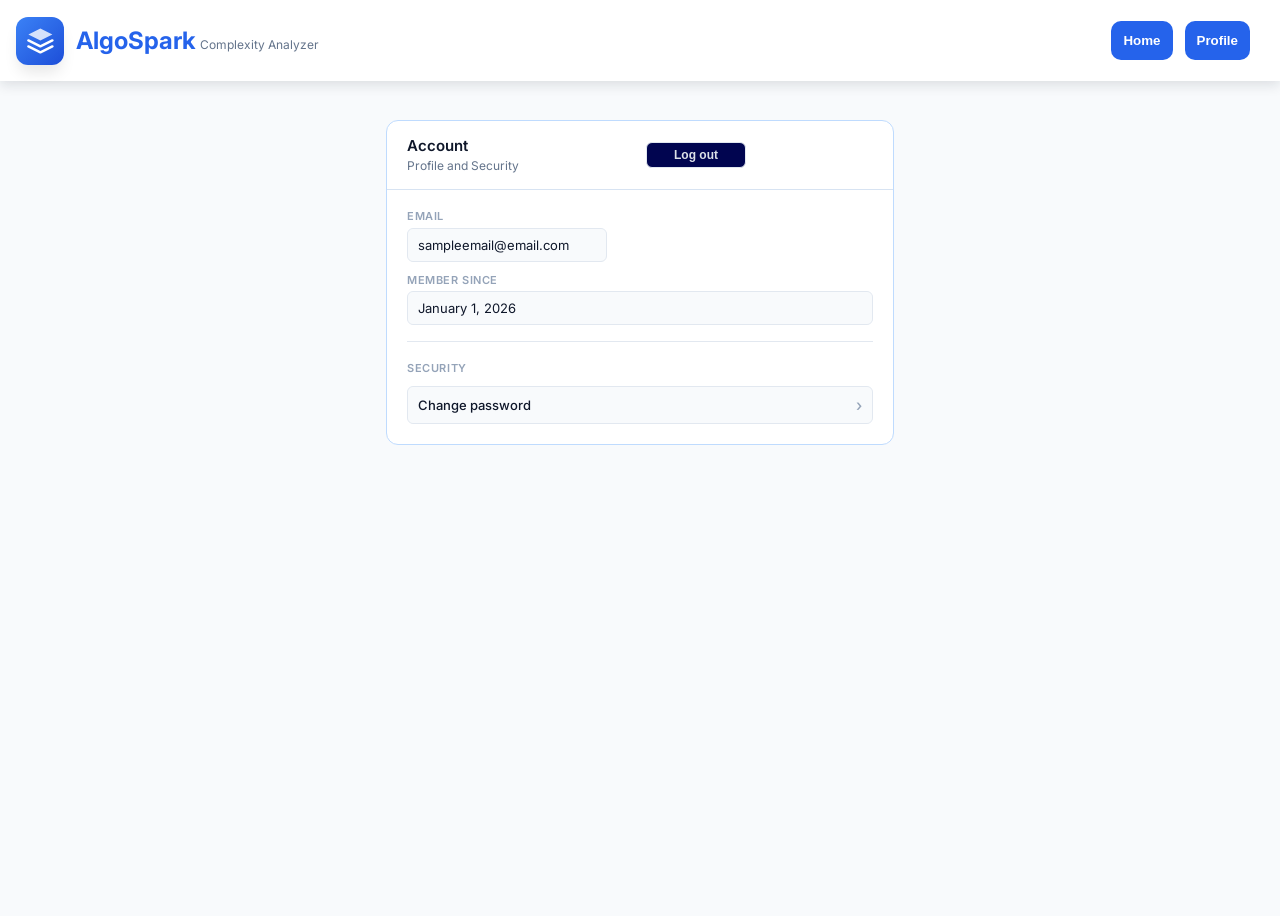
<file: app/account.html>
<!DOCTYPE html>
<html lang="en">

<head>
    <meta charset="UTF-8">
    <meta name="viewport" content="width=device-width, initial-scale=1.0">
    <link rel="stylesheet" href="assets/utilities.css">
    <link rel="stylesheet" href="assets/popups.css">
    <link rel="stylesheet" href="assets/profile.css">
    <link rel="stylesheet" href="assets/style.css">
    <link rel="stylesheet" href="assets/account-override.css">
    

    <title>Complexity Analyzer</title>
</head>

<body class="account-page">
    <div class="home-heading-card">
        <!-- <button class="home-heading-card" id="home-button">Home</button> -->
        <div class="logo-container logo-container-home">
            <div class="logo logo-home">
                <svg viewBox="0 0 24 24" fill="none" xmlns="http://www.w3.org/2000/svg">
                    <path d="M12 2L2 7L12 12L22 7L12 2Z" fill="currentColor" opacity="0.8" />
                    <path d="M2 17L12 22L22 17" stroke="currentColor" stroke-width="2" stroke-linecap="round"
                        stroke-linejoin="round" />
                    <path d="M2 12L12 17L22 12" stroke="currentColor" stroke-width="2" stroke-linecap="round"
                        stroke-linejoin="round" />
                </svg>
            </div>
            <div class="logo-text logo-text-home">
                <span class="logo-title">AlgoSpark</span>
                <span class="logo-subtitle">Complexity Analyzer</span>
            </div>
        </div>
        <div class="home-tab-card">
            <!-- <a href="admin.html" id="admin-nav" style="display: none;">Admin</a> -->
            <button id="home-button" class="header-tab">Home</button>
            <button id="profile-button" class="header-tab">Profile</button>
        </div>
    </div>

    <div class="default-card profile-card">

  <div class="profile-card-header">
    <div class="profile-card-header-text">
      <h2>Account</h2>
      <p>Profile and Security</p>
    </div>
    <!-- For admins, insert #admin-nav here before #logout -->
    <a href="admin.html" id="admin-nav" style="display: none;">Admin</a>
    <button id="logout">Log out</button>
  </div>

  <div class="profile-card-body">

    <div class="profile-field">
      <label>Email</label>
      <input id="email" readonly value="sampleemail@email.com">
    </div>

    <div class="profile-field">
      <label>Member since</label>
      <input id="date" readonly value="January 1, 2026">
    </div>

    <hr>

    <p class="profile-section-label">Security</p>

    <button id="change-pass">Change password</button>

    <div id="change-pass-form" style="display: none;">
      <input type="password" id="new-pass-0" placeholder="New password">
      <input type="password" id="new-pass-1" placeholder="Confirm new password">
      <input type="password" id="current-pass" placeholder="Current password">
      <div class="pass-form-actions">
        <button id="cancel-button">Cancel</button>
        <button id="submit-pass">Update password</button>
      </div>
    </div>

  </div>
</div>

    </div>

    <script type="module" src="js/account.js"></script>
</body>

</html>
</file>
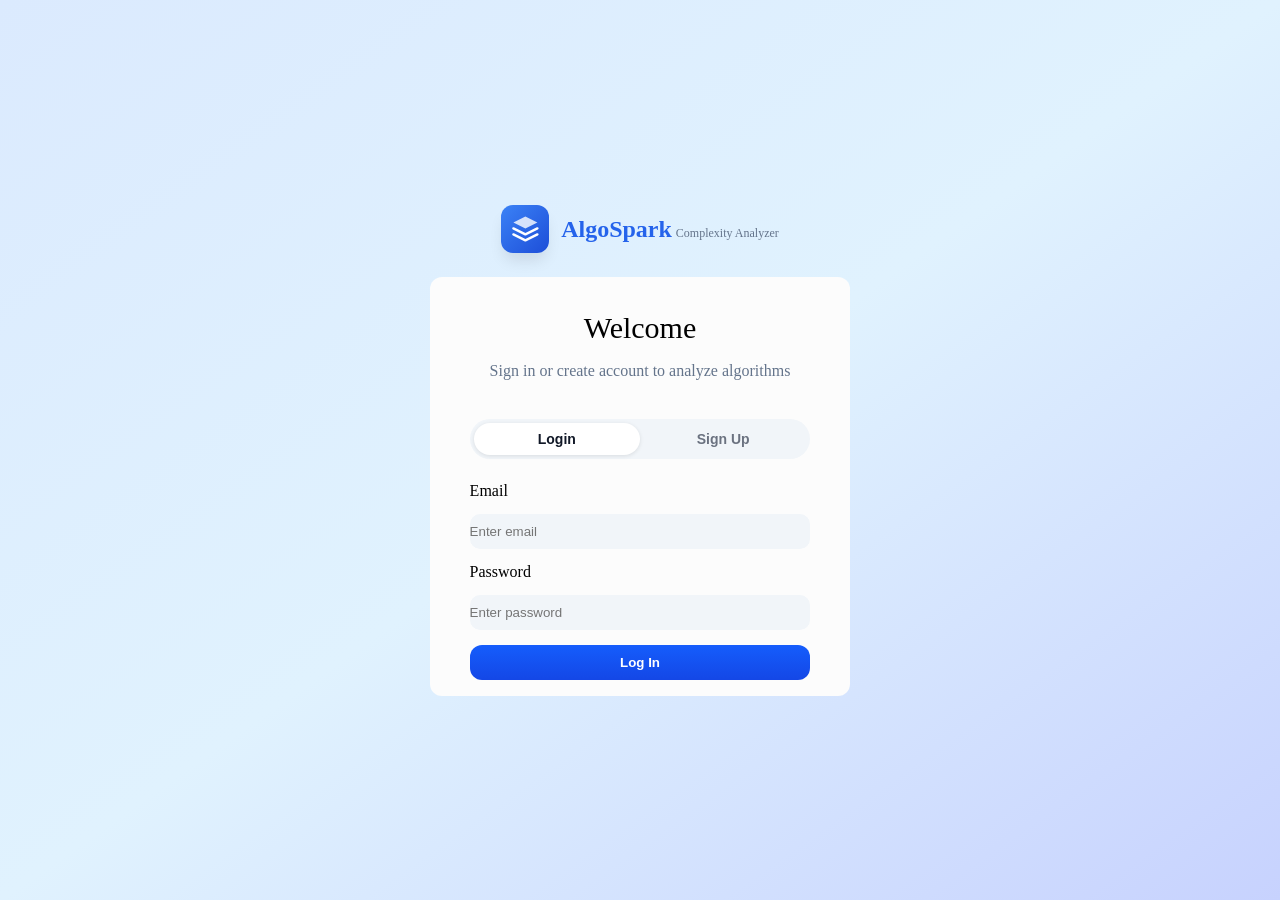
<file: app/auth.html>
<!DOCTYPE html>
<html lang="en">
<head>
    <meta charset="UTF-8">
    <meta name="viewport" content="width=device-width, initial-scale=1.0">
    <link rel="stylesheet" href="assets/utilities.css">
    <link rel="stylesheet" href="assets/style.css">
    <link rel="stylesheet" href="assets/reset.css">
    <link href="https://fonts.googleapis.com/icon?family=Material+Icons" rel="stylesheet">
    <link rel="stylesheet" href="assets/popups.css">
    <title>Complexity Analyzer</title>
</head>
<body>
    <div id="toast-container"></div>
    <!-- Logo -->
    <div class="logo-container">
        <div class="logo">
            <svg viewBox="0 0 24 24" fill="none" xmlns="http://www.w3.org/2000/svg">
                        <path d="M12 2L2 7L12 12L22 7L12 2Z" fill="currentColor" opacity="0.8"/>
                        <path d="M2 17L12 22L22 17" stroke="currentColor" stroke-width="2" stroke-linecap="round" stroke-linejoin="round"/>
                        <path d="M2 12L12 17L22 12" stroke="currentColor" stroke-width="2" stroke-linecap="round" stroke-linejoin="round"/>
                    </svg>
        </div>
        <div class="logo-text">
            <span class="logo-title">AlgoSpark</span>
            <span class="logo-subtitle">Complexity Analyzer</span>
        </div>
    </div>

    <!-- Signup Page -->
    <div id="form-card">
        <div class="title-header">
           <h1>Welcome</h1>
            <p>Sign in or create account to analyze algorithms</p>
       </div>

         <div class="auth-card">
            <div class="tab-group">
                <button class="tab active" id="gotoLogin">Login</button>
                <button class="tab" id="gotoSignup">Sign Up</button>
            </div>
        </div>
        
        <div id="signupForm"> 
        <div class="signup-content">
            <label>Email</label>
            <input type="text" id="signupEmail" placeholder="Enter email" required>
            <label>Password</label>
            <input type="password" id="signupPass0" placeholder="Enter Password" required>
            <label>Confirm Password</label>
            <input type="password" id="signupPass1" placeholder="Confirm Password" required>
            <button class="custom-buttons" id="sendCodeButton">Send Verification Code</button>
        </div>

        <!-- Verification Page -->
        <div id="verifyPanel" style="display: none;">
                <div class="verify-info">
                  <svg viewBox="0 0 24 24" fill="none" xmlns="http://www.w3.org/2000/svg">
                     <rect width="24" height="24" rx="4" fill="#eff6ff"/>
                    <path d="M4 8l8 5 8-5" stroke="#2563eb" stroke-width="1.5" stroke-linecap="round"/>
                    <rect x="4" y="6" width="16" height="12" rx="2" stroke="#2563eb" stroke-width="1.5"/>
                 </svg>
                 <span id="verifyEmailLabel">Verification code sent to you@example.com</span>
                </div>
                <label>Enter 6-digit Code</label>
                <input type="text" id="emailCode" placeholder="123456" maxlength="6" required>
                <button class="custom-buttons" id="signupButton">Verify & Create Account</button>
                <button class="custom-buttons" id="changeEmailButton">Change Email</button>
        </div>
    </div>

    <!-- Login Page -->
    <div id="loginForm">
        <div class="login-content">
        <label for="email">Email</label>
        <input type="text" id="loginEmail" placeholder="Enter email" required>
        <label for="password">Password</label>
        <input type="password" id="loginPass" placeholder="Enter password" required>
        <button class="custom-buttons" id="loginButton" type="submit">Log In</button> 
        </div>
       
    </div>
    </div>
    
    <script type="module" src="js/auth.js"></script>
</body>
</html>
</file>
<file: app/assets/utilities.css>
.custom-buttons {
    background: linear-gradient(#155DFC,#1447E6);
    color: #ffffff;
    border: none;
    outline: none;
    padding: 14px 16px;
    border-radius: 0.75rem;
    cursor: pointer;
    font-weight: bold;
    padding: 10px;
}

.custom-buttons:hover {
     background: linear-gradient(#2b7bff, #1a56ff)
}

.custom-buttons:active {
     transform: translateY(1px);
}

.hidden {
    display: none;
}

/* Toast */

#toast-container {
    position: fixed;
    top: 1rem;
    right: 1rem;
    z-index: 1000;
    display: flex;
    flex-direction: column;
    gap: 0.5rem;
}

.toast {
    background: white;
    position: relative;
    border-radius: 0.5rem;
    font-weight: 400;
    margin: 15px 0;
    padding: 1rem;
    box-shadow: 0 0 20px rgba(0, 0, 0, 0.3);
    display: flex;
    align-items: center;
    gap: 0 1rem;
    min-width: 300px;
    animation: slideIn 0.3s ease;
}

.toast-header {
    font-weight: bold;
    font-size: 1.5rem;
}

.toast-content {
    display: flex;
    flex-direction: column;
    gap: 10px;
}

.toast::after {
    content: '';
    position: absolute;
    bottom: 0;
    left: 0;
    width: 100%;
    height: 5px;
    background-color: green;
    animation: loading 5s linear forwards;
}

.toast-error::after {
    background-color: red;
}

.toast-warning::after {
    background-color: orange;
}

@keyframes loading {
    100% {
        width: 0;
    }
}

@keyframes slideIn {
    from {
        transform: translateX(100%);
        opacity: 0;
    }
    to {
        transform: translateX(0);
        opacity: 1;
    }
}


.toast .material-icons {
    font-size: 3rem;
}

.icon-success {
    color: green;
}

.icon-error {
    color: red;
}

.icon-warning {
    color: orange;
}

/* Slider  */

.size-input-group {
    display: flex;
    align-items: center;
    gap: 12px;
    width: 100%;
}

#sizeSlider {
    flex: 1;
    min-width: 0;
    accent-color: #2563eb;
    cursor: pointer;
}

#size {
    width: 90px;
    flex-shrink: 0;
    padding: 14px 16px; /* keep your existing padding */
    text-align: center;
}

/* Pop Up  */


.popup-actions {
    display: flex;
    justify-content: center;
    gap: 12px;
}

.popup-confirm {
    padding: 10px 28px;
    border: none;
    border-radius: 8px;
    background: #2563eb;
    color: #ffffff;
    font-size: 0.88rem;
    font-weight: 600;
    cursor: pointer;
    transition: background 0.15s ease;
}

.popup-confirm:hover {
    background: #1d4ed8;
}

.popup-cancel {
    padding: 10px 28px;
    border: 1px solid #e2e8f0;
    border-radius: 8px;
    background: #ffffff;
    color: #374151;
    font-size: 0.88rem;
    font-weight: 500;
    cursor: pointer;
    transition: background 0.15s ease;
}

.popup-cancel:hover {
    background: #f1f5f9;
}
</file>
<file: app/assets/popups.css>
template {
    display: contents;
}

.popup-container {
    position: fixed;
    top: 50%;
    left: 50%;
    transform: translate(-50%, -50%);
    min-width: 280px;
    max-width: 90vw;
    max-height: 90vh;
    padding: 24px 32px;
    background: #fff;
    border-radius: 12px;
    box-shadow: 0 8px 32px rgba(0, 0, 0, 0.15);
    font-family: system-ui, -apple-system, sans-serif;
    font-size: 15px;
    line-height: 1.5;
    color: #333;
    z-index: 9999;
    overflow: auto;
    word-wrap: break-word;
    overflow-wrap: break-word;
    text-align: center;
}

.popup-title {
    margin: 0 0 16px;
    font-size: 18px;
    font-weight: 600;
    color: #222;
}

.popup-content {
    margin: 0;
    display: block;
}

.popup-confirm {
    display: inline-block;
    padding: 10px 32px;
    margin-top: 20px;
    background: #0078d4;
    border: none;
    border-radius: 6px;
    font-size: 14px;
    font-weight: 500;
    color: #fff;
    cursor: pointer;
    transition: background 0.2s ease;
}

.popup-confirm:hover {
    background: #106ebe;
}

.popup-confirm:active {
    background: #005a9e;
}
</file>
<file: app/assets/profile.css>
/* Home Page  */

#profile-button {
    border-style: none;
    border-radius: 10px;
    cursor: pointer;
    text-align: center;
    padding: 0.75rem;
    font-weight: bold;
    color: white;
    background-color: #2563eb;
}

#profile-button:hover {
    background-color: #022164;
    transition: ease-in 0.2s ;
    transition-duration: 200ms;
}

#pageButton:active {
    transform: scale(0.95);
}

/* Account Page  */

body.account-page {
    background: #F8FAFC;
    min-height: 100vh;
    height: auto;
    overflow-y: auto;
}

.default-card.profile-card{
    width: 40%;
}

#logout {
    width: 100px;
    display: flex;
    justify-content: center;
    align-items: center;
    align-self: center;
    margin: 0 auto;
}

#change-pass {
    width: 150px;
    display: flex;
    justify-content: center;
    align-items: center;
    align-self: center;
    margin: 0 auto; 
}

#email {
    width: 200px;
}
</file>
<file: app/assets/style.css>
@import url("https://fonts.googleapis.com/css2?family=Inter:wght@400;500;600;700&family=Poppins:wght@600;700&display=swap");
body {
    display: flex;
    justify-content: center;
    flex-direction: column;
    align-items: center;
    background: linear-gradient(to bottom right, #dbeafe, #e0f2fe, #c7d2fe);
    height: 100vh;
    font-family: 'Inter', 'apple-system', 'BlinkMacSystemFont', 'Segoe UI', sans-serif;
}

body.home-page {
    background: #F8FAFC;
    min-height: 100vh;
    height: auto;
    overflow-y: auto;
}


/* Logo and Group Name*/


.logo-container {
    display: flex;
    align-items: center;
    gap: 0.75rem;
    justify-content: center;
    margin-bottom: 1.5rem;
}
    
.logo-title {
    font-size: 1.5rem;
    font-weight: 700;
    color: #2563eb;
    line-height: 1;
}

.logo-subtitle {
    font-size: 0.75rem;
    color: #64748b;
}

.logo {
    width: 3rem;
    height: 3rem;
    border-radius: 0.75rem;
    background: linear-gradient(to bottom right, #3b82f6, #1d4ed8);
    display: flex;
    align-items: center;
    justify-content: center;
    box-shadow: 0 10px 15px -3px rgba(0, 0, 0, 0.1);
}

.logo svg {
    width: 60%;
    height: 60%;
    color: white;
}

 /* Main Form for both Login and Signup */
#form-card {
    display: flex;
    flex-direction: column;
    background-color: #fcfcfc;
    padding: 1rem 2.5rem;
    border-radius: 0.75rem;
}

 /* Login Form */

#loginForm {
    display: flex;
    flex-direction: column;
}

.login-content {
    display: flex;
    flex-direction: column;
    gap: 15px;
}

#loginEmail, #loginPass {
    padding: 10px 0;
    border-radius: 10px;
    border: none;
    background-color: #f1f5f9;
}

/* Title Header */

.title-header {
    text-align: center;
}

.title-header h1, .title-header p {
     margin: 20px;
}

.title-header h1 {
    font-size: 30px;
}

.title-header p {
    color: #64748b;
}

/* Signup Form */

#signupForm {
    display: flex;
    flex-direction: column;
}

.signup-content {
    display: flex;
    flex-direction: column;
    gap: 15px;
}

#signupEmail, #signupPass0, #signupPass1 {
    padding: 10px 0;
    border-radius: 10px;
    border: none;
    background-color: #f1f5f9;
}

/* Tab Switcher */

.tab-group {
    display: flex;
    justify-content: center;
    background-color: #f1f5f9;
    border-radius: 999px;
    padding: 4px;
    margin-bottom: 24px;
    margin-top: 20px;
}

.tab {
    flex: 1;
    padding: 8px;
    border: none;
    background: transparent;
    border-radius: 999px;
    font-size: 14px;
    font-weight: bold;
    color: #6b7280;
    cursor: pointer;
}

.tab.active {
    background-color: #fff;
    color: #111827;
    box-shadow: 0 1px 4px rgba(0, 0, 0, 0.10);
}

/* Verification Panel */

#verifyPanel {
    display: flex;
    flex-direction: column;
    gap: 12px;
    margin-top: 16px;
    padding: 16px;
    border: 1.5px solid #bfdbfe ;
    border-radius: 10px;
    background-color: #eff6ff;
}

.verify-info {
    display: flex;
    align-items: center;
    gap: 10px;
    color: #2563eb;
    font-size: 14px;
    font-weight: 500;
}


.verify-info svg {
    width: 28px;
    height: 28px;
    flex-shrink: 0;
}

#emailCode {
    padding: 10px;
    border-radius: 10px;
    border: 1.5px solid #bfdbfe;
    background-color: #fff;
    font-size: 16px;
    letter-spacing: 4px;
}

/* Home: Head tab card */

.home-heading-card .logo-container-home,
.home-heading-card .home-tab-card {
    display: flex;
    align-items: center;
}

.home-heading-card {
    background-color: #ffffff;
    box-shadow: 0 4px 12px rgba(17, 24, 39, 0.12);
    position: fixed;
    top: 0;
    left: 0;
    width: 100%;
    height: 81px;
    display: flex;
    align-items: center;
    gap: 0.75rem;
    justify-content: space-between;
    box-sizing: border-box;
    padding: 0 1rem;
    container-type: inline-size;
}


/* Home: Tab buttons */

.home-heading-card .home-tab-card {
    gap: 12px;
    justify-content: flex-start;
    padding: 8px 14px;
    border-color: #BEDBFF;
}

.header-tab {
    display: inline-flex;
    align-items: center;
    justify-content: center;
    border-style: none;
    border-radius: 10px;
    cursor: pointer;
    text-align: center;
    padding: 0.75rem;
    font-weight: bold;
    color: white;
    background-color: #2563eb;
}

.header-tab:hover {
    background-color: #022164;
    transition: ease-in 0.2s ;
    transition-duration: 200ms;
}

.header-tab:active {
    transform: scale(0.95);
}

.homeSwitch {
    background-color: #DBEAFE;
    margin-top: 0;
}

.homeSwitch-card {
    position: fixed;
    top: 81px;
    left: 0;
    right: 0;
    z-index: 99;
    background: #F8FAFC;
    display: flex;
    justify-content: center;
    padding: 8px 0;
}

.case {
    font-weight: bold;
    display: inline;
    margin-right: 0.5rem;
    padding-top: 2px;
    padding-bottom: 2px;
    padding-left: 10px;
    padding-right: 10px;
    border-radius: 0.75rem;
}

.time-complexity-desc {
    display: flex;
    flex-wrap: wrap;
    gap: 0.5rem;
}

.best {
    background: #DCFCE7;
    color: #016630;
    border: 2px solid #7BF1A8;
}

.average {
    background: #DBEAFE;
    color: #193CB8;
    border: 2px solid #8EC5FF;
}

.worst {
    background: #FFEDD4;
    color: #9F2D00;
    border: 2px solid #FFB86A;
}

.space-complexity-desc {
    flex-wrap: wrap;
    display: flex;
    gap: 0.5rem;
}

.constant {
    background: #F3E8FF;
    color: #6E11B0;
    border: 2px solid #DAB2FF;
}


/* Home: Logo and Group Name*/

.logo-container-home {
    justify-content: flex-start;
    margin: 0;
    font-size: clamp(12px, 1.5vw, 16px);
}

.logo-container-home .logo-home {
    width: 3em;
    height: 3em;
    border-radius: 0.75em;
}

.logo-container-home .logo-subtitle {
    justify-content: center;
}

#analyzer-page {
    width: 92%;
    display: flex;
    flex-direction: column;
    align-items: center;
    margin-top: 150px;
}

.charts-page {
    margin-top: 150px;
}


.default-card {
    background-color: #ffffff;
    box-shadow: 0 4px 12px rgba(17, 24, 39, 0.12);
    border: 1px solid #BEDBFF;
    /* width: 92%; */
    max-width: none;
    margin: 1rem;
    display: flex;
    flex-direction: column;
    gap: 16px;
    padding: 1.5rem;
    border-radius: 0.75rem;
    overflow: visible;
}

.default-card > * {
    width: 100%;
    box-sizing: border-box;
} 

.default-card > * {
    line-height: 1.25;
}

.default-card-head {
    /* margin: 1rem 0; */
    background: linear-gradient(#EFF6FF,#F0F9FF);
    width: calc(100% + 3rem);
    height: 100%;
    padding: 1.5rem;
    margin: -1.5rem  -1.5rem 0;
    line-height: 1.5rem;
    /* border-radius: 0.75rem; */
}

.main-text {
    color: #1C398E;
    font-weight: bold;
}

.sub-text{
    color: #64748b;
}

#algorithm {
    border: none;
    outline: none;
    background-color: #F8FAFC;
    padding: 14px 16px;
    font-size: 16px;
    border-radius: 0.5rem;
}

#size {
    border: none;
    outline: none;
    background-color: #F8FAFC;
    padding: 14px 16px;
    font-size: 16px;
    border-radius: 0.5rem;
}

#runButton {
    background: linear-gradient(#155DFC,#1447E6);
    color: #ffffff;
    border: none;
    outline: none;
    padding: 14px 16px;
    border-radius: 0.75rem;
    cursor: pointer;
}

#runButton:hover {
    background: linear-gradient(#2b7bff, #1a56ff)
}

#runButton:active {
    transform: translateY(1px);
}

.result {
    background-color: #E6F6EF;
    border: 1px solid #B7DEC7;
}

.result .default-card-head {
    background: linear-gradient(#DBF0E6, #E9F7F0);
}

.result .main-text {
    color: #0D542B;
}

.result-details {
    display: grid;
    grid-template-columns: 1fr auto;
    gap: 0.5rem 1.25rem;
    align-items: center;
}

.result-value {
    font-weight: bold;
    color: #1e293b;
    text-align: right;
}

.result-note {
    background-color: #ffffff;
    border: 1px solid #e2e8f0;
    border-radius: 0.5rem;
    padding: 0.75rem;
}

.result-note-title {
    color: #475569;
    font-weight: 600;
    margin-bottom: 0.25rem;
}
</file>
<file: app/assets/account-override.css>
/* ============================================
   account-override.css
   Link this LAST after your existing stylesheets.
   ============================================ */

/* ── Page ───────────────────────────────────── */

body.account-page {
    background: #F8FAFC;
    min-height: 100vh;
    height: auto;
    overflow-y: auto;
    display: flex;
    flex-direction: column;
    justify-content: flex-start;
    align-items: center;
    padding-top: 96px;
    padding-bottom: 2rem;
    box-sizing: border-box;
}

/* ── Profile card ───────────────────────────── */

.profile-card {
    width: 100%;
    max-width: 700px;
    margin: 1rem auto 0;
    padding: 0;
    gap: 0;
    border: 0.5px solid #bfdbfe ;
    border-radius: 12px;
    box-shadow: none;
    overflow: hidden;
    animation: fadeUp 0.3s ease both;
}

@keyframes fadeUp {
    from { opacity: 0; transform: translateY(12px); }
    to   { opacity: 1; transform: translateY(0); }
}

/* ── Card top strip ─────────────────────────── */

.profile-card-header {
    padding: 1rem 1.25rem;
    border-bottom: 0.5px solid #d7e3f2;
    display: flex;
    justify-content: space-between;
    align-items: flex-start;
}

.profile-card-header-text h2 {
    margin: 0 0 2px;
    font-size: 15px;
    font-weight: 600;
    color: #0f172a;
}

.profile-card-header-text p {
    margin: 0;
    font-size: 12px;
    color: #64748b;
    font-weight: 400;
}

/* ── Logout button ──────────────────────────── */

.profile-card #logout {
    font-size: 12px;
    padding: 5px 12px;
    border-radius: 6px;
    border: 0.5px solid #e2e8f0;
    background-color: rgb(1, 5, 80);
    color: #dce1e8;
    font-weight: bolder;
    cursor: pointer;
}

.profile-card #logout:hover {
    background: #bfcddb;
    color: #0f172a;
    transition: none;
}

.profile-card #logout:active {
    transform: scale(0.97);
}

/* ── Admin link ─────────────────────────────── */

.profile-card #admin-nav {
    font-size: 12px;
    font-weight: 500;
    color: #2563eb;
    text-decoration: none;
    padding: 5px 12px;
    border: 0.5px solid #bfdbfe;
    border-radius: 6px;
    background: transparent;
}

.profile-card #admin-nav:hover {
    background: #eff6ff;
}

/* ── Card body ──────────────────────────────── */

.profile-card-body {
    padding: 1.25rem;
    display: flex;
    flex-direction: column;
    gap: 0;
}

/* ── Fields ─────────────────────────────────── */

.profile-field {
    display: flex;
    flex-direction: column;
    gap: 4px;
    margin-bottom: 12px;
}

.profile-field label {
    font-size: 11px;
    font-weight: 600;
    color: #94a3b8;
    text-transform: uppercase;
    letter-spacing: 0.05em;
}

.profile-field input[readonly],
.profile-field .field-value {
    font-size: 13px;
    color: #0f172a;
    background: #f8fafc;
    border: 0.5px solid #e2e8f0;
    border-radius: 6px;
    padding: 8px 10px;
    width: 100%;
    box-sizing: border-box;
    font-family: inherit;
    cursor: default;
    outline: none;
}

/* ── Divider ─────────────────────────────────── */

.profile-card hr {
    border: none;
    border-top: 0.5px solid #e2e8f0;
    margin: 4px 0 1.25rem;
}

/* ── Section label ───────────────────────────── */

.profile-section-label {
    font-size: 11px;
    font-weight: 600;
    color: #94a3b8;
    text-transform: uppercase;
    letter-spacing: 0.05em;
    margin: 0 0 10px;
}

/* ── Change password toggle button ──────────── */

.profile-card #change-pass {
    width: 100%;
    padding: 8px 10px;
    font-size: 13px;
    font-weight: 500;
    border-radius: 6px;
    border: 0.5px solid #e2e8f0;
    background: #f8fafc;
    color: #0f172a;
    cursor: pointer;
    font-family: inherit;
    text-align: left;
    display: flex;
    justify-content: space-between;
    align-items: center;
}

.profile-card #change-pass::after {
    content: '›';
    font-size: 16px;
    color: #94a3b8;
    transition: transform 0.2s;
}

.profile-card #change-pass.open::after {
    transform: rotate(90deg);
}

.profile-card #change-pass:hover {
    background: #f1f5f9;
    transition: none;
}

/* ── Change password form ────────────────────── */

#change-pass-form {
    margin-top: 8px;
    display: flex;
    flex-direction: column;
    gap: 8px;
    padding: 12px;
    background: #f8fafc;
    border: 0.5px solid #e2e8f0;
    border-radius: 8px;
    animation: fadeUp 0.18s ease both;
}

#change-pass-form input[type="password"] {
    padding: 8px 10px;
    font-size: 13px;
    border-radius: 6px;
    border: 0.5px solid #e2e8f0;
    background: #ffffff;
    color: #0f172a;
    font-family: inherit;
    outline: none;
    width: 100%;
    box-sizing: border-box;
    transition: border-color 0.15s;
}

#change-pass-form input[type="password"]:focus {
    border-color: #2563eb;
}

.pass-form-actions {
    display: flex;
    gap: 8px;
    margin-top: 4px;
}

#change-pass-form #cancel-button {
    flex: 1;
    padding: 7px;
    font-size: 12px;
    font-weight: 500;
    border-radius: 6px;
    border: 0.5px solid #e2e8f0;
    background: transparent;
    color: #64748b;
    cursor: pointer;
    font-family: inherit;
}

#change-pass-form #cancel-button:hover {
    background: #f1f5f9;
}

#change-pass-form #submit-pass {
    flex: 2;
    padding: 7px;
    font-size: 12px;
    font-weight: 600;
    border-radius: 6px;
    border: none;
    background: #2563eb;
    color: #ffffff;
    cursor: pointer;
    font-family: inherit;
}

#change-pass-form #submit-pass:hover {
    background: #1d4ed8;
}

#change-pass-form #submit-pass:active {
    transform: scale(0.97);
}

profile-button {
    display: flex;
    gap: 8px;
    margin-top: 12px;
    background: #1d4ed8;
}
</file>
